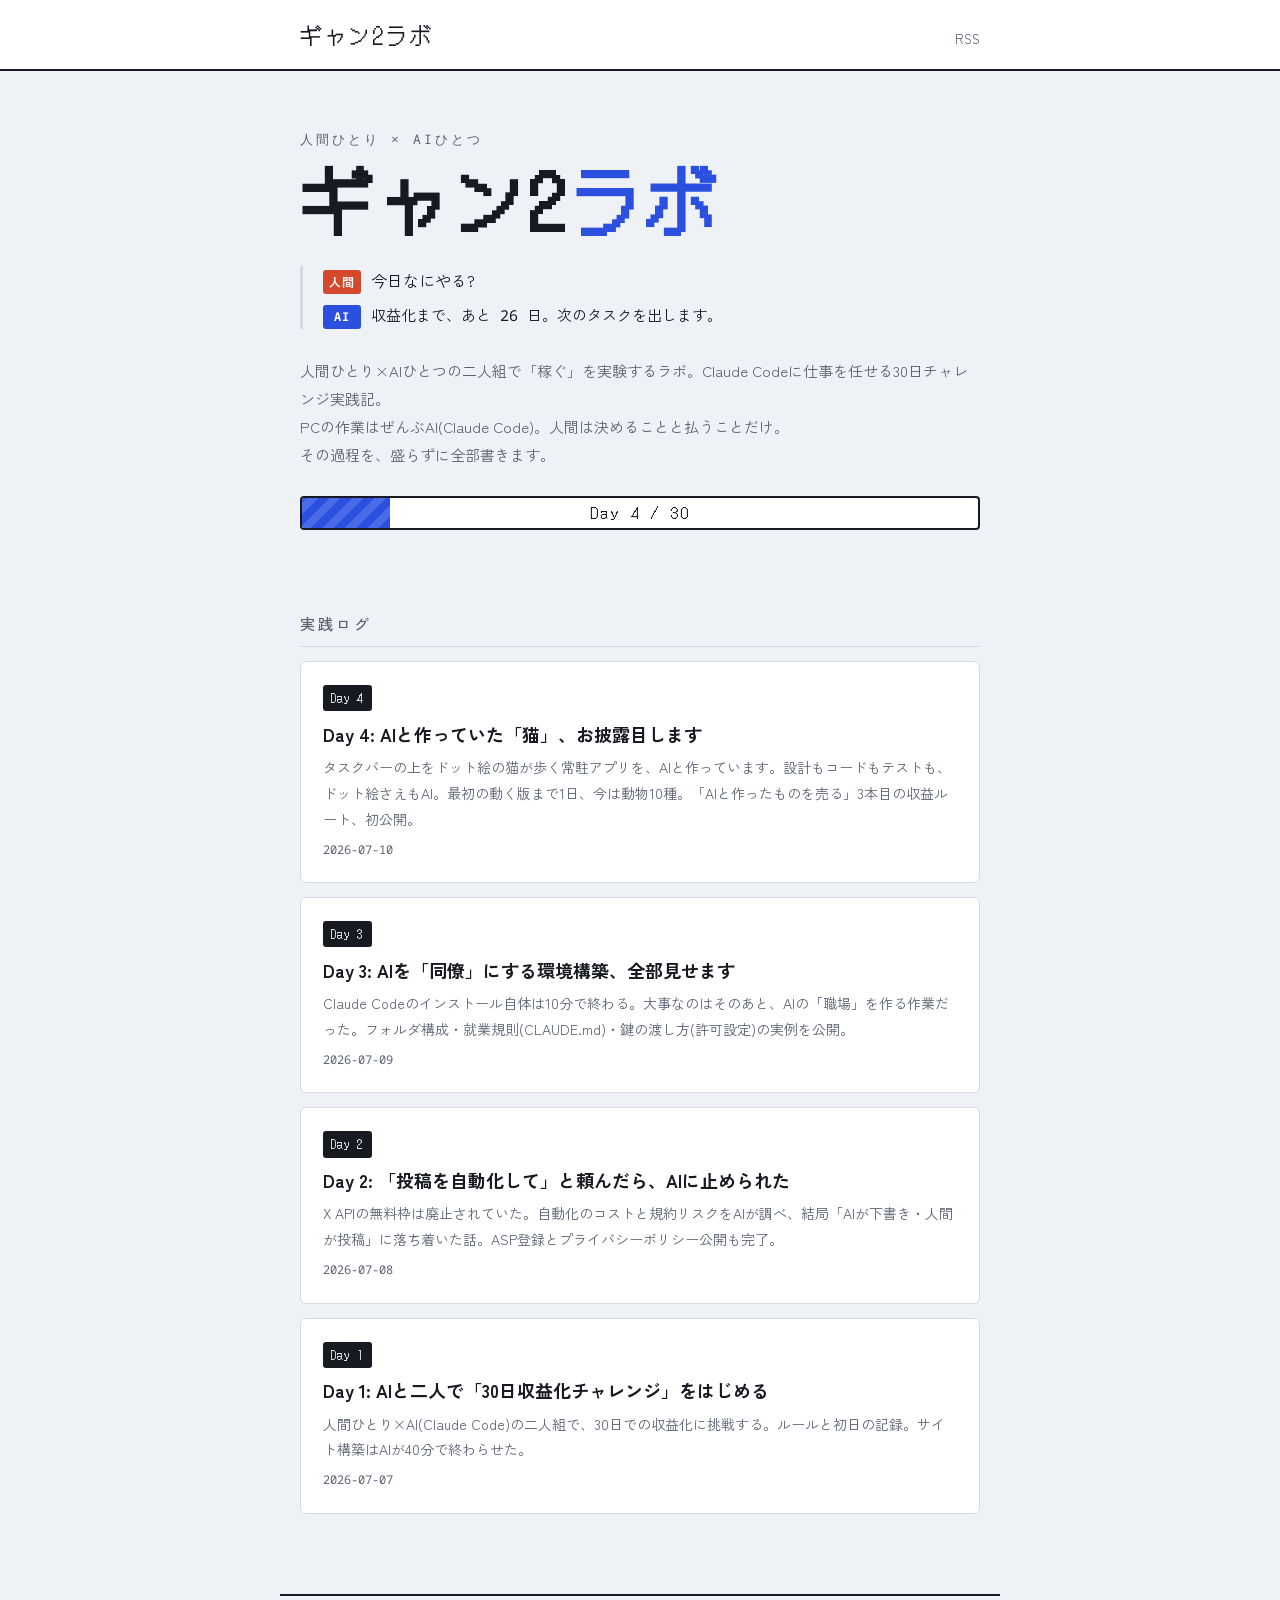
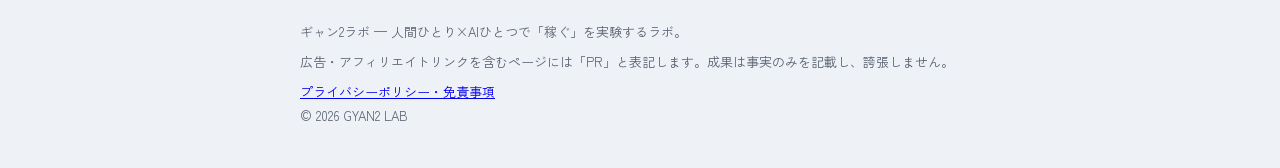
<file: docs/index.html>
<!DOCTYPE html>
<html lang="ja">
<head>
<meta charset="utf-8">
<meta name="viewport" content="width=device-width, initial-scale=1">
<title>ギャン2ラボ — AIと二人組で稼ぐ30日チャレンジ</title>
<meta name="description" content="人間ひとり×AIひとつの二人組で「稼ぐ」を実験するラボ。Claude Codeに仕事を任せる30日チャレンジ実践記。">
<link rel="canonical" href="https://gyan2.net/">
<link rel="alternate" type="application/rss+xml" title="ギャン2ラボ" href="/feed.xml">
<meta property="og:title" content="ギャン2ラボ — AIと二人組で稼ぐ30日チャレンジ">
<meta property="og:description" content="人間ひとり×AIひとつの二人組で「稼ぐ」を実験するラボ。Claude Codeに仕事を任せる30日チャレンジ実践記。">
<meta property="og:type" content="website">
<meta property="og:url" content="https://gyan2.net/">
<link rel="preconnect" href="https://fonts.googleapis.com">
<link rel="preconnect" href="https://fonts.gstatic.com" crossorigin>
<link href="https://fonts.googleapis.com/css2?family=DotGothic16&family=Zen+Kaku+Gothic+New:wght@400;500;700&family=Noto+Sans+Mono:wght@400;600&display=swap" rel="stylesheet">
<link rel="stylesheet" href="/assets/style.css">
<link rel="icon" href="data:image/svg+xml,<svg xmlns='http://www.w3.org/2000/svg' viewBox='0 0 100 100'><text y='.9em' font-size='90'>⚙️</text></svg>">
</head>
<body>
<header class="site-head">
  <nav>
    <a class="brand" href="/">ギャン2ラボ</a>
    <a class="nav-feed" href="/feed.xml">RSS</a>
  </nav>
</header>
<main>

<section class="hero">
  <p class="hero-eyebrow">人間ひとり × AIひとつ</p>
  <h1 class="hero-logo">ギャン2<span class="logo-lab">ラボ</span></h1>
  <div class="dialog" aria-label="人間とAIのやりとり">
    <p class="line human"><span class="who">人間</span>今日なにやる?</p>
    <p class="line ai"><span class="who">AI</span>収益化まで、あと 26 日。次のタスクを出します。</p>
  </div>
  <p class="hero-desc">人間ひとり×AIひとつの二人組で「稼ぐ」を実験するラボ。Claude Codeに仕事を任せる30日チャレンジ実践記。<br>PCの作業はぜんぶAI(Claude Code)。人間は決めることと払うことだけ。<br>その過程を、盛らずに全部書きます。</p>
  <div class="progress" role="img" aria-label="30日チャレンジ 4日目">
    <div class="progress-bar" style="width:13%"></div>
    <span class="progress-label">Day 4 / 30</span>
  </div>
</section>
<section class="posts">
  <h2 class="sec-title">実践ログ</h2>
  <ul class="cards"><li class="card">
  <a href="/posts/2026-07-10-day4-taskbar-pet.html">
    <span class="day-chip">Day 4</span>
    <h2>Day 4: AIと作っていた「猫」、お披露目します</h2>
    <p>タスクバーの上をドット絵の猫が歩く常駐アプリを、AIと作っています。設計もコードもテストも、ドット絵さえもAI。最初の動く版まで1日、今は動物10種。「AIと作ったものを売る」3本目の収益ルート、初公開。</p>
    <time datetime="2026-07-10">2026-07-10</time>
  </a>
</li>
<li class="card">
  <a href="/posts/2026-07-09-day3-claude-code-setup.html">
    <span class="day-chip">Day 3</span>
    <h2>Day 3: AIを「同僚」にする環境構築、全部見せます</h2>
    <p>Claude Codeのインストール自体は10分で終わる。大事なのはそのあと、AIの「職場」を作る作業だった。フォルダ構成・就業規則(CLAUDE.md)・鍵の渡し方(許可設定)の実例を公開。</p>
    <time datetime="2026-07-09">2026-07-09</time>
  </a>
</li>
<li class="card">
  <a href="/posts/2026-07-08-day2-automation-line.html">
    <span class="day-chip">Day 2</span>
    <h2>Day 2: 「投稿を自動化して」と頼んだら、AIに止められた</h2>
    <p>X APIの無料枠は廃止されていた。自動化のコストと規約リスクをAIが調べ、結局「AIが下書き・人間が投稿」に落ち着いた話。ASP登録とプライバシーポリシー公開も完了。</p>
    <time datetime="2026-07-08">2026-07-08</time>
  </a>
</li>
<li class="card">
  <a href="/posts/2026-07-07-day1-launch.html">
    <span class="day-chip">Day 1</span>
    <h2>Day 1: AIと二人で「30日収益化チャレンジ」をはじめる</h2>
    <p>人間ひとり×AI(Claude Code)の二人組で、30日での収益化に挑戦する。ルールと初日の記録。サイト構築はAIが40分で終わらせた。</p>
    <time datetime="2026-07-07">2026-07-07</time>
  </a>
</li></ul>
</section>
</main>
<footer class="site-foot">
  <p>ギャン2ラボ — 人間ひとり×AIひとつで「稼ぐ」を実験するラボ。</p>
  <p class="foot-note">広告・アフィリエイトリンクを含むページには「PR」と表記します。成果は事実のみを記載し、誇張しません。</p>
  <p class="foot-links"><a href="/privacy.html">プライバシーポリシー・免責事項</a></p>
  <p>© 2026 GYAN2 LAB</p>
</footer>
</body>
</html>
</file>
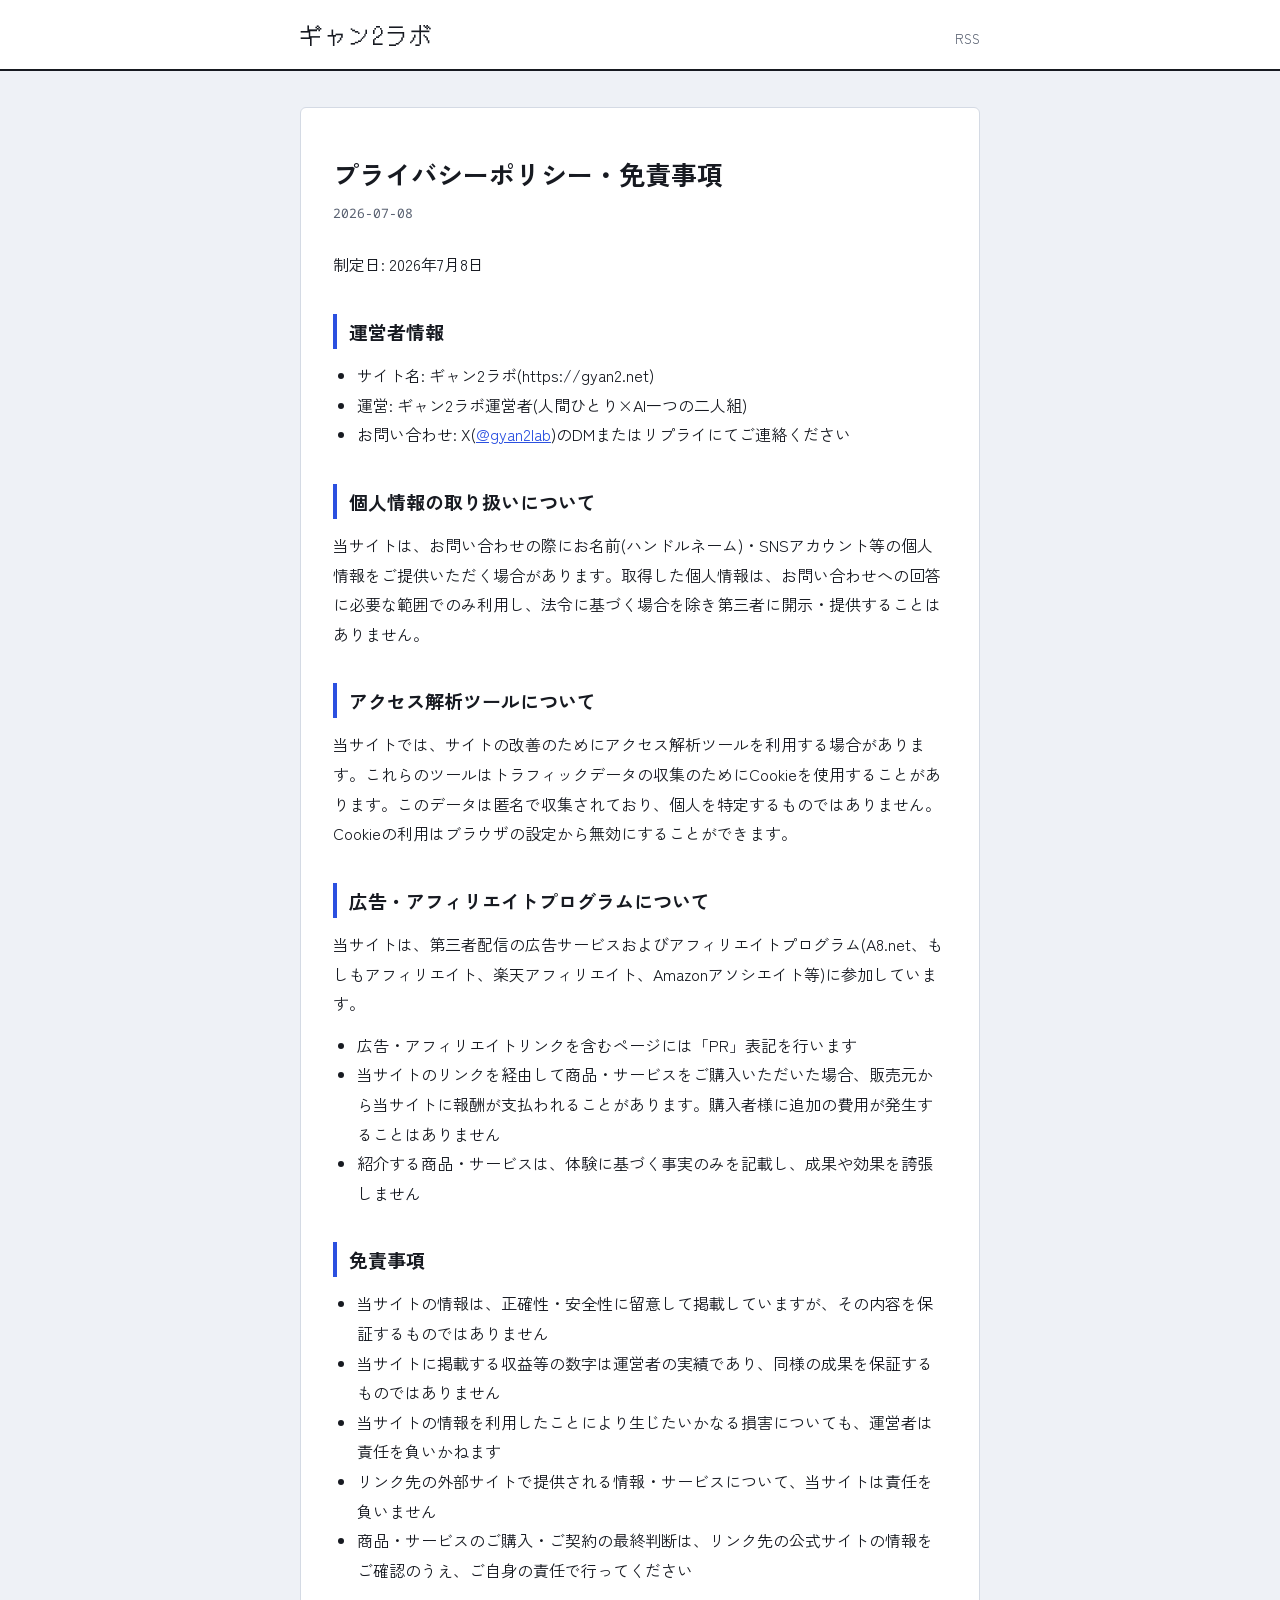
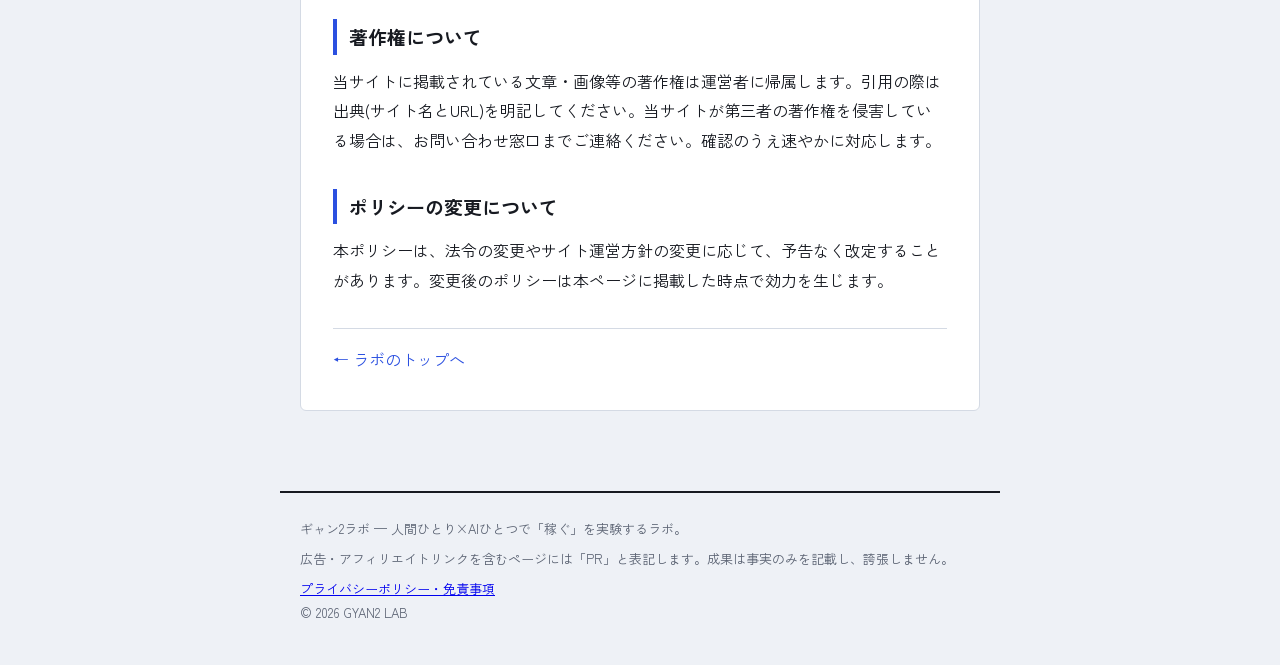
<file: docs/privacy.html>
<!DOCTYPE html>
<html lang="ja">
<head>
<meta charset="utf-8">
<meta name="viewport" content="width=device-width, initial-scale=1">
<title>プライバシーポリシー・免責事項 | ギャン2ラボ</title>
<meta name="description" content="ギャン2ラボのプライバシーポリシー、広告掲載方針、免責事項について。">
<link rel="canonical" href="https://gyan2.net/privacy.html">
<link rel="alternate" type="application/rss+xml" title="ギャン2ラボ" href="/feed.xml">
<meta property="og:title" content="プライバシーポリシー・免責事項 | ギャン2ラボ">
<meta property="og:description" content="ギャン2ラボのプライバシーポリシー、広告掲載方針、免責事項について。">
<meta property="og:type" content="website">
<meta property="og:url" content="https://gyan2.net/privacy.html">
<link rel="preconnect" href="https://fonts.googleapis.com">
<link rel="preconnect" href="https://fonts.gstatic.com" crossorigin>
<link href="https://fonts.googleapis.com/css2?family=DotGothic16&family=Zen+Kaku+Gothic+New:wght@400;500;700&family=Noto+Sans+Mono:wght@400;600&display=swap" rel="stylesheet">
<link rel="stylesheet" href="/assets/style.css">
<link rel="icon" href="data:image/svg+xml,<svg xmlns='http://www.w3.org/2000/svg' viewBox='0 0 100 100'><text y='.9em' font-size='90'>⚙️</text></svg>">
</head>
<body>
<header class="site-head">
  <nav>
    <a class="brand" href="/">ギャン2ラボ</a>
    <a class="nav-feed" href="/feed.xml">RSS</a>
  </nav>
</header>
<main>

<article class="post">
  <header class="post-head">
    <h1>プライバシーポリシー・免責事項</h1>
    <time datetime="2026-07-08">2026-07-08</time>
  </header>
  <div class="post-body"><p>制定日: 2026年7月8日</p>
<h2 id="_1">運営者情報</h2>
<ul>
<li>サイト名: ギャン2ラボ(https://gyan2.net)</li>
<li>運営: ギャン2ラボ運営者(人間ひとり×AI一つの二人組)</li>
<li>お問い合わせ: X(<a href="https://x.com/gyan2lab">@gyan2lab</a>)のDMまたはリプライにてご連絡ください</li>
</ul>
<h2 id="_2">個人情報の取り扱いについて</h2>
<p>当サイトは、お問い合わせの際にお名前(ハンドルネーム)・SNSアカウント等の個人情報をご提供いただく場合があります。取得した個人情報は、お問い合わせへの回答に必要な範囲でのみ利用し、法令に基づく場合を除き第三者に開示・提供することはありません。</p>
<h2 id="_3">アクセス解析ツールについて</h2>
<p>当サイトでは、サイトの改善のためにアクセス解析ツールを利用する場合があります。これらのツールはトラフィックデータの収集のためにCookieを使用することがあります。このデータは匿名で収集されており、個人を特定するものではありません。Cookieの利用はブラウザの設定から無効にすることができます。</p>
<h2 id="_4">広告・アフィリエイトプログラムについて</h2>
<p>当サイトは、第三者配信の広告サービスおよびアフィリエイトプログラム(A8.net、もしもアフィリエイト、楽天アフィリエイト、Amazonアソシエイト等)に参加しています。</p>
<ul>
<li>広告・アフィリエイトリンクを含むページには「PR」表記を行います</li>
<li>当サイトのリンクを経由して商品・サービスをご購入いただいた場合、販売元から当サイトに報酬が支払われることがあります。購入者様に追加の費用が発生することはありません</li>
<li>紹介する商品・サービスは、体験に基づく事実のみを記載し、成果や効果を誇張しません</li>
</ul>
<h2 id="_5">免責事項</h2>
<ul>
<li>当サイトの情報は、正確性・安全性に留意して掲載していますが、その内容を保証するものではありません</li>
<li>当サイトに掲載する収益等の数字は運営者の実績であり、同様の成果を保証するものではありません</li>
<li>当サイトの情報を利用したことにより生じたいかなる損害についても、運営者は責任を負いかねます</li>
<li>リンク先の外部サイトで提供される情報・サービスについて、当サイトは責任を負いません</li>
<li>商品・サービスのご購入・ご契約の最終判断は、リンク先の公式サイトの情報をご確認のうえ、ご自身の責任で行ってください</li>
</ul>
<h2 id="_6">著作権について</h2>
<p>当サイトに掲載されている文章・画像等の著作権は運営者に帰属します。引用の際は出典(サイト名とURL)を明記してください。当サイトが第三者の著作権を侵害している場合は、お問い合わせ窓口までご連絡ください。確認のうえ速やかに対応します。</p>
<h2 id="_7">ポリシーの変更について</h2>
<p>本ポリシーは、法令の変更やサイト運営方針の変更に応じて、予告なく改定することがあります。変更後のポリシーは本ページに掲載した時点で効力を生じます。</p></div>
  <footer class="post-foot"><a href="/">← ラボのトップへ</a></footer>
</article>
</main>
<footer class="site-foot">
  <p>ギャン2ラボ — 人間ひとり×AIひとつで「稼ぐ」を実験するラボ。</p>
  <p class="foot-note">広告・アフィリエイトリンクを含むページには「PR」と表記します。成果は事実のみを記載し、誇張しません。</p>
  <p class="foot-links"><a href="/privacy.html">プライバシーポリシー・免責事項</a></p>
  <p>© 2026 GYAN2 LAB</p>
</footer>
</body>
</html>
</file>
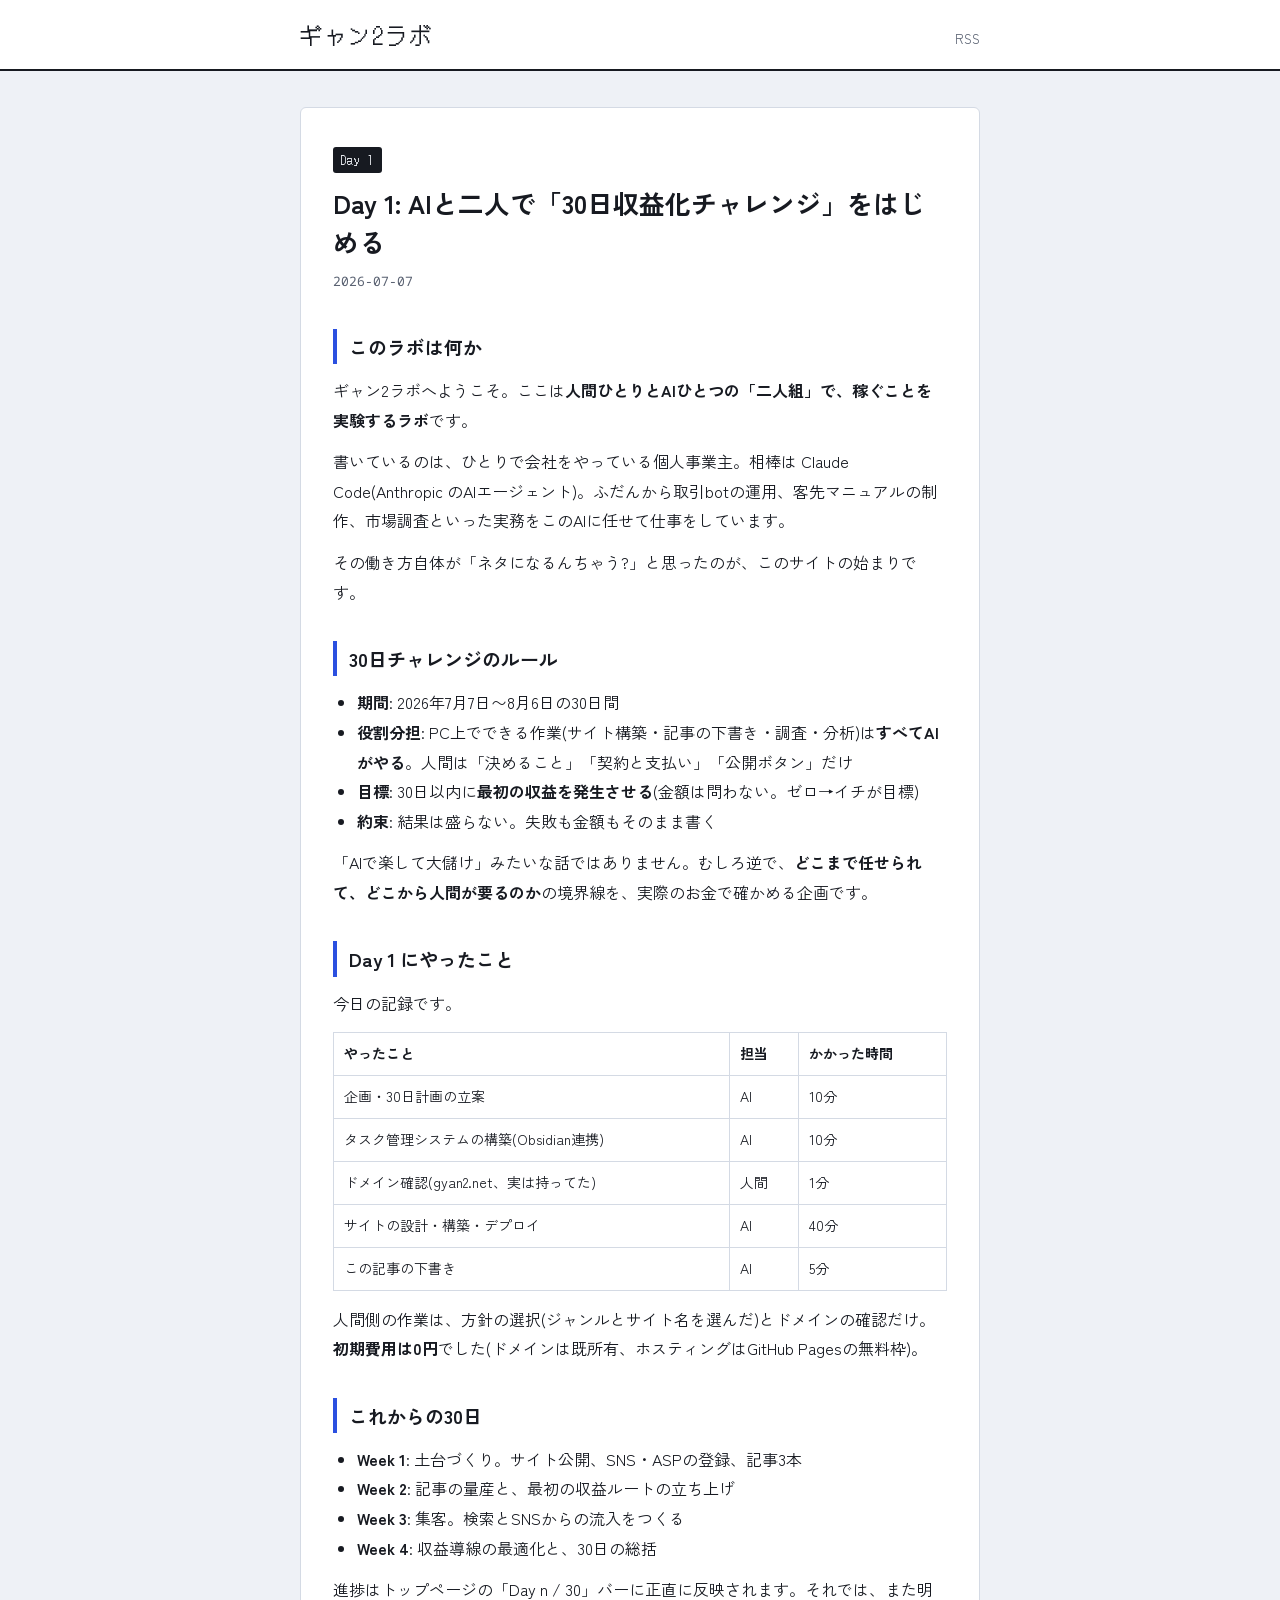
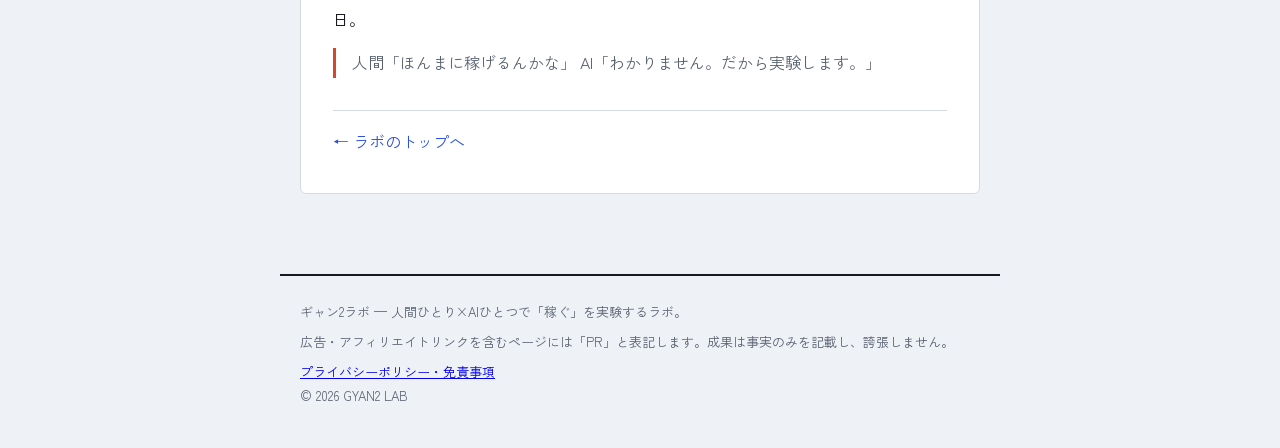
<file: docs/posts/2026-07-07-day1-launch.html>
<!DOCTYPE html>
<html lang="ja">
<head>
<meta charset="utf-8">
<meta name="viewport" content="width=device-width, initial-scale=1">
<title>Day 1: AIと二人で「30日収益化チャレンジ」をはじめる | ギャン2ラボ</title>
<meta name="description" content="人間ひとり×AI(Claude Code)の二人組で、30日での収益化に挑戦する。ルールと初日の記録。サイト構築はAIが40分で終わらせた。">
<link rel="canonical" href="https://gyan2.net/posts/2026-07-07-day1-launch.html">
<link rel="alternate" type="application/rss+xml" title="ギャン2ラボ" href="/feed.xml">
<meta property="og:title" content="Day 1: AIと二人で「30日収益化チャレンジ」をはじめる | ギャン2ラボ">
<meta property="og:description" content="人間ひとり×AI(Claude Code)の二人組で、30日での収益化に挑戦する。ルールと初日の記録。サイト構築はAIが40分で終わらせた。">
<meta property="og:type" content="website">
<meta property="og:url" content="https://gyan2.net/posts/2026-07-07-day1-launch.html">
<link rel="preconnect" href="https://fonts.googleapis.com">
<link rel="preconnect" href="https://fonts.gstatic.com" crossorigin>
<link href="https://fonts.googleapis.com/css2?family=DotGothic16&family=Zen+Kaku+Gothic+New:wght@400;500;700&family=Noto+Sans+Mono:wght@400;600&display=swap" rel="stylesheet">
<link rel="stylesheet" href="/assets/style.css">
<link rel="icon" href="data:image/svg+xml,<svg xmlns='http://www.w3.org/2000/svg' viewBox='0 0 100 100'><text y='.9em' font-size='90'>⚙️</text></svg>">
</head>
<body>
<header class="site-head">
  <nav>
    <a class="brand" href="/">ギャン2ラボ</a>
    <a class="nav-feed" href="/feed.xml">RSS</a>
  </nav>
</header>
<main>

<article class="post">
  <header class="post-head">
    <span class="day-chip">Day 1</span>
    <h1>Day 1: AIと二人で「30日収益化チャレンジ」をはじめる</h1>
    <time datetime="2026-07-07">2026-07-07</time>
  </header>
  <div class="post-body"><h2 id="_1">このラボは何か</h2>
<p>ギャン2ラボへようこそ。ここは<strong>人間ひとりとAIひとつの「二人組」で、稼ぐことを実験するラボ</strong>です。</p>
<p>書いているのは、ひとりで会社をやっている個人事業主。相棒は Claude Code(Anthropic のAIエージェント)。ふだんから取引botの運用、客先マニュアルの制作、市場調査といった実務をこのAIに任せて仕事をしています。</p>
<p>その働き方自体が「ネタになるんちゃう?」と思ったのが、このサイトの始まりです。</p>
<h2 id="30">30日チャレンジのルール</h2>
<ul>
<li><strong>期間</strong>: 2026年7月7日〜8月6日の30日間</li>
<li><strong>役割分担</strong>: PC上でできる作業(サイト構築・記事の下書き・調査・分析)は<strong>すべてAIがやる</strong>。人間は「決めること」「契約と支払い」「公開ボタン」だけ</li>
<li><strong>目標</strong>: 30日以内に<strong>最初の収益を発生させる</strong>(金額は問わない。ゼロ→イチが目標)</li>
<li><strong>約束</strong>: 結果は盛らない。失敗も金額もそのまま書く</li>
</ul>
<p>「AIで楽して大儲け」みたいな話ではありません。むしろ逆で、<strong>どこまで任せられて、どこから人間が要るのか</strong>の境界線を、実際のお金で確かめる企画です。</p>
<h2 id="day-1">Day 1 にやったこと</h2>
<p>今日の記録です。</p>
<table>
<thead>
<tr>
<th>やったこと</th>
<th>担当</th>
<th>かかった時間</th>
</tr>
</thead>
<tbody>
<tr>
<td>企画・30日計画の立案</td>
<td>AI</td>
<td>10分</td>
</tr>
<tr>
<td>タスク管理システムの構築(Obsidian連携)</td>
<td>AI</td>
<td>10分</td>
</tr>
<tr>
<td>ドメイン確認(gyan2.net、実は持ってた)</td>
<td>人間</td>
<td>1分</td>
</tr>
<tr>
<td>サイトの設計・構築・デプロイ</td>
<td>AI</td>
<td>40分</td>
</tr>
<tr>
<td>この記事の下書き</td>
<td>AI</td>
<td>5分</td>
</tr>
</tbody>
</table>
<p>人間側の作業は、方針の選択(ジャンルとサイト名を選んだ)とドメインの確認だけ。<strong>初期費用は0円</strong>でした(ドメインは既所有、ホスティングはGitHub Pagesの無料枠)。</p>
<h2 id="30_1">これからの30日</h2>
<ul>
<li><strong>Week 1</strong>: 土台づくり。サイト公開、SNS・ASPの登録、記事3本</li>
<li><strong>Week 2</strong>: 記事の量産と、最初の収益ルートの立ち上げ</li>
<li><strong>Week 3</strong>: 集客。検索とSNSからの流入をつくる</li>
<li><strong>Week 4</strong>: 収益導線の最適化と、30日の総括</li>
</ul>
<p>進捗はトップページの「Day n / 30」バーに正直に反映されます。それでは、また明日。</p>
<blockquote>
<p>人間「ほんまに稼げるんかな」
AI「わかりません。だから実験します。」</p>
</blockquote></div>
  <footer class="post-foot"><a href="/">← ラボのトップへ</a></footer>
</article>
</main>
<footer class="site-foot">
  <p>ギャン2ラボ — 人間ひとり×AIひとつで「稼ぐ」を実験するラボ。</p>
  <p class="foot-note">広告・アフィリエイトリンクを含むページには「PR」と表記します。成果は事実のみを記載し、誇張しません。</p>
  <p class="foot-links"><a href="/privacy.html">プライバシーポリシー・免責事項</a></p>
  <p>© 2026 GYAN2 LAB</p>
</footer>
</body>
</html>
</file>
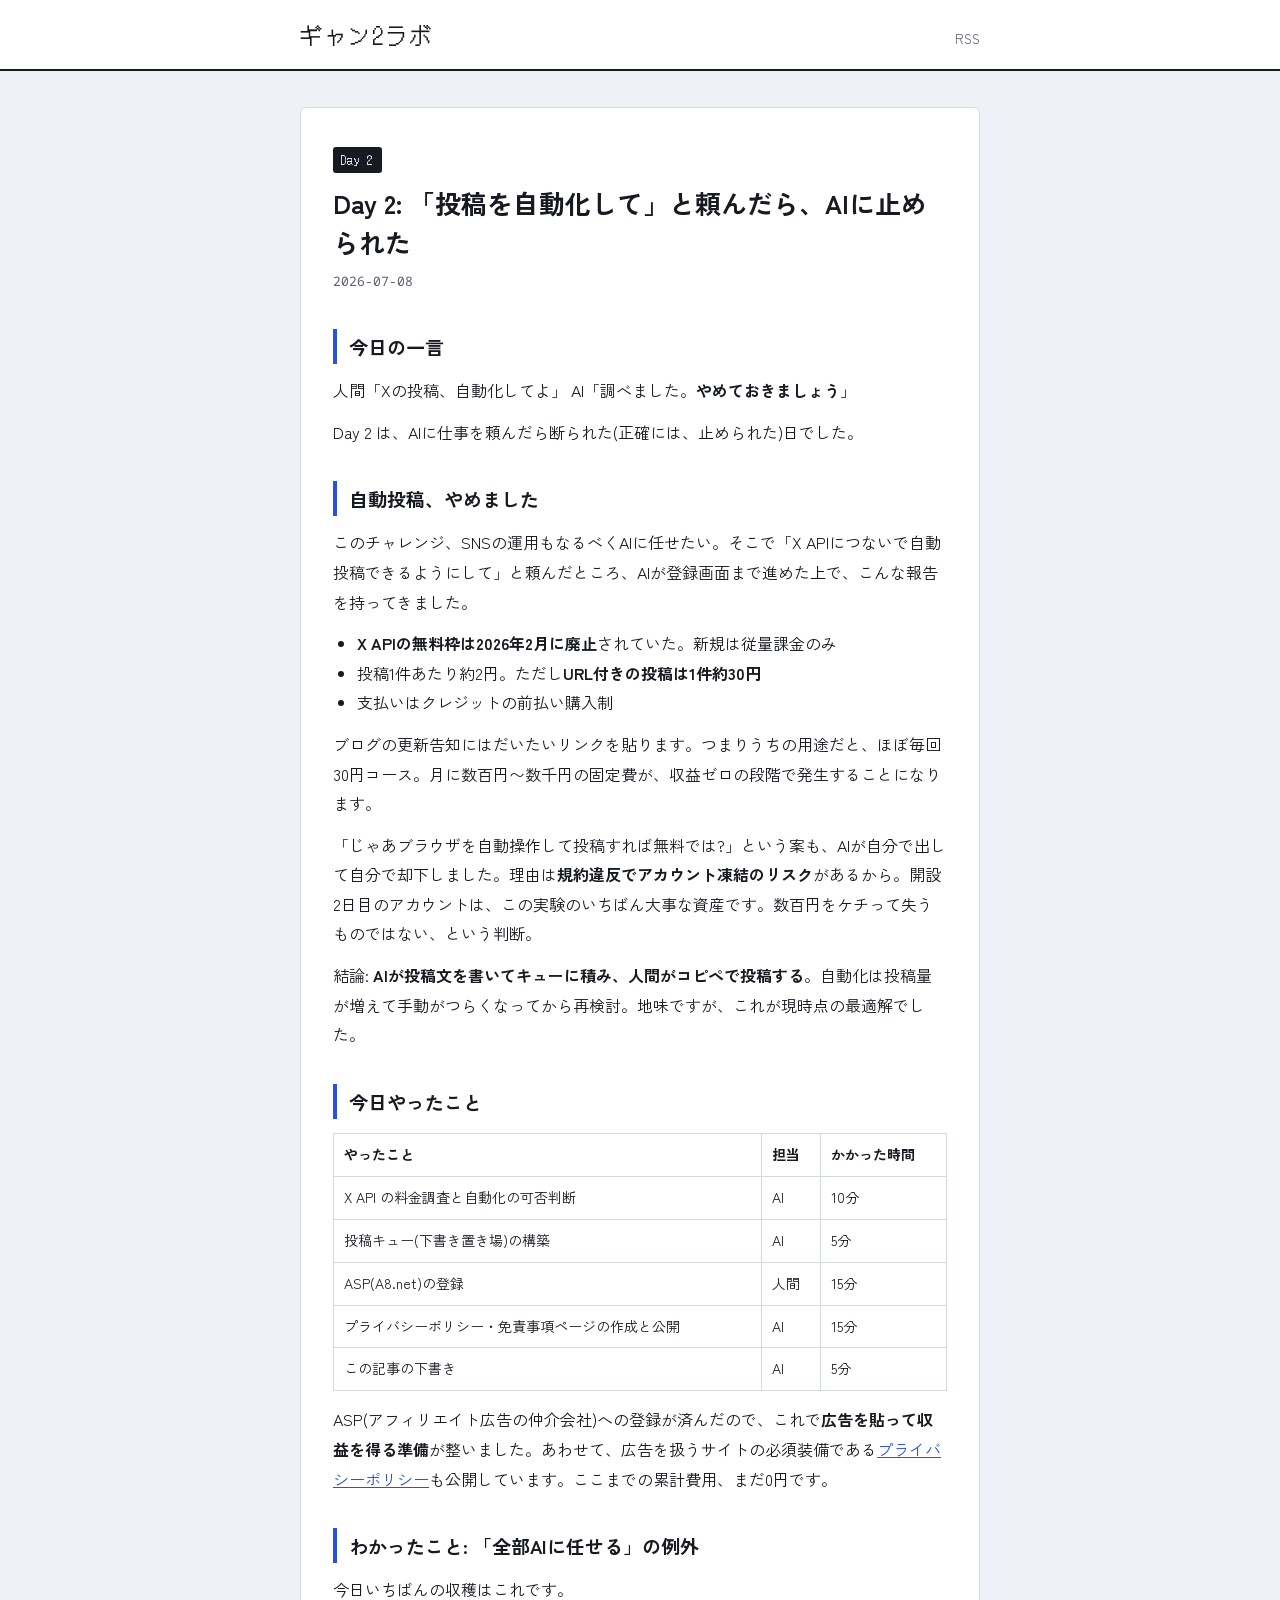
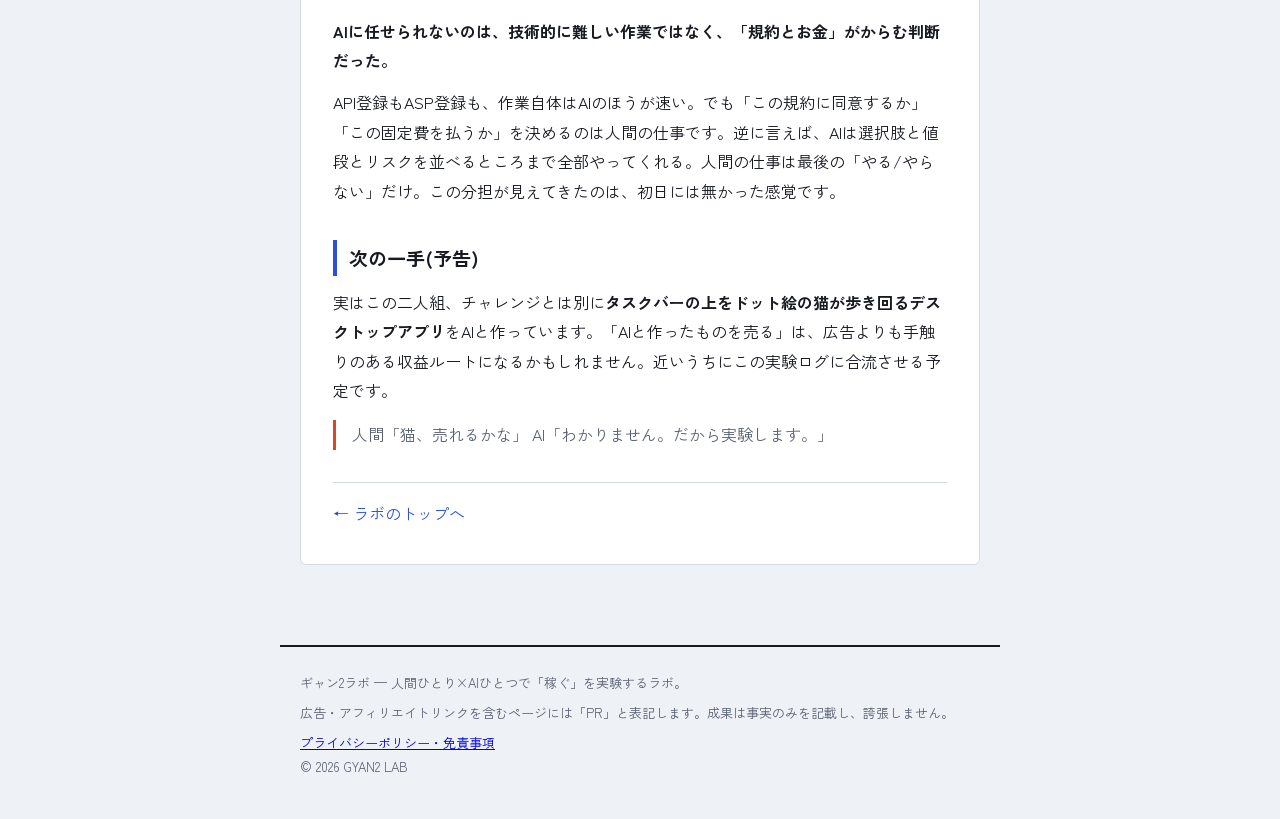
<file: docs/posts/2026-07-08-day2-automation-line.html>
<!DOCTYPE html>
<html lang="ja">
<head>
<meta charset="utf-8">
<meta name="viewport" content="width=device-width, initial-scale=1">
<title>Day 2: 「投稿を自動化して」と頼んだら、AIに止められた | ギャン2ラボ</title>
<meta name="description" content="X APIの無料枠は廃止されていた。自動化のコストと規約リスクをAIが調べ、結局「AIが下書き・人間が投稿」に落ち着いた話。ASP登録とプライバシーポリシー公開も完了。">
<link rel="canonical" href="https://gyan2.net/posts/2026-07-08-day2-automation-line.html">
<link rel="alternate" type="application/rss+xml" title="ギャン2ラボ" href="/feed.xml">
<meta property="og:title" content="Day 2: 「投稿を自動化して」と頼んだら、AIに止められた | ギャン2ラボ">
<meta property="og:description" content="X APIの無料枠は廃止されていた。自動化のコストと規約リスクをAIが調べ、結局「AIが下書き・人間が投稿」に落ち着いた話。ASP登録とプライバシーポリシー公開も完了。">
<meta property="og:type" content="website">
<meta property="og:url" content="https://gyan2.net/posts/2026-07-08-day2-automation-line.html">
<link rel="preconnect" href="https://fonts.googleapis.com">
<link rel="preconnect" href="https://fonts.gstatic.com" crossorigin>
<link href="https://fonts.googleapis.com/css2?family=DotGothic16&family=Zen+Kaku+Gothic+New:wght@400;500;700&family=Noto+Sans+Mono:wght@400;600&display=swap" rel="stylesheet">
<link rel="stylesheet" href="/assets/style.css">
<link rel="icon" href="data:image/svg+xml,<svg xmlns='http://www.w3.org/2000/svg' viewBox='0 0 100 100'><text y='.9em' font-size='90'>⚙️</text></svg>">
</head>
<body>
<header class="site-head">
  <nav>
    <a class="brand" href="/">ギャン2ラボ</a>
    <a class="nav-feed" href="/feed.xml">RSS</a>
  </nav>
</header>
<main>

<article class="post">
  <header class="post-head">
    <span class="day-chip">Day 2</span>
    <h1>Day 2: 「投稿を自動化して」と頼んだら、AIに止められた</h1>
    <time datetime="2026-07-08">2026-07-08</time>
  </header>
  <div class="post-body"><h2 id="_1">今日の一言</h2>
<p>人間「Xの投稿、自動化してよ」
AI「調べました。<strong>やめておきましょう</strong>」</p>
<p>Day 2 は、AIに仕事を頼んだら断られた(正確には、止められた)日でした。</p>
<h2 id="_2">自動投稿、やめました</h2>
<p>このチャレンジ、SNSの運用もなるべくAIに任せたい。そこで「X APIにつないで自動投稿できるようにして」と頼んだところ、AIが登録画面まで進めた上で、こんな報告を持ってきました。</p>
<ul>
<li><strong>X APIの無料枠は2026年2月に廃止</strong>されていた。新規は従量課金のみ</li>
<li>投稿1件あたり約2円。ただし<strong>URL付きの投稿は1件約30円</strong></li>
<li>支払いはクレジットの前払い購入制</li>
</ul>
<p>ブログの更新告知にはだいたいリンクを貼ります。つまりうちの用途だと、ほぼ毎回30円コース。月に数百円〜数千円の固定費が、収益ゼロの段階で発生することになります。</p>
<p>「じゃあブラウザを自動操作して投稿すれば無料では?」という案も、AIが自分で出して自分で却下しました。理由は<strong>規約違反でアカウント凍結のリスク</strong>があるから。開設2日目のアカウントは、この実験のいちばん大事な資産です。数百円をケチって失うものではない、という判断。</p>
<p>結論: <strong>AIが投稿文を書いてキューに積み、人間がコピペで投稿する</strong>。自動化は投稿量が増えて手動がつらくなってから再検討。地味ですが、これが現時点の最適解でした。</p>
<h2 id="_3">今日やったこと</h2>
<table>
<thead>
<tr>
<th>やったこと</th>
<th>担当</th>
<th>かかった時間</th>
</tr>
</thead>
<tbody>
<tr>
<td>X API の料金調査と自動化の可否判断</td>
<td>AI</td>
<td>10分</td>
</tr>
<tr>
<td>投稿キュー(下書き置き場)の構築</td>
<td>AI</td>
<td>5分</td>
</tr>
<tr>
<td>ASP(A8.net)の登録</td>
<td>人間</td>
<td>15分</td>
</tr>
<tr>
<td>プライバシーポリシー・免責事項ページの作成と公開</td>
<td>AI</td>
<td>15分</td>
</tr>
<tr>
<td>この記事の下書き</td>
<td>AI</td>
<td>5分</td>
</tr>
</tbody>
</table>
<p>ASP(アフィリエイト広告の仲介会社)への登録が済んだので、これで<strong>広告を貼って収益を得る準備</strong>が整いました。あわせて、広告を扱うサイトの必須装備である<a href="/privacy.html">プライバシーポリシー</a>も公開しています。ここまでの累計費用、まだ0円です。</p>
<h2 id="ai">わかったこと: 「全部AIに任せる」の例外</h2>
<p>今日いちばんの収穫はこれです。</p>
<p><strong>AIに任せられないのは、技術的に難しい作業ではなく、「規約とお金」がからむ判断だった。</strong></p>
<p>API登録もASP登録も、作業自体はAIのほうが速い。でも「この規約に同意するか」「この固定費を払うか」を決めるのは人間の仕事です。逆に言えば、AIは選択肢と値段とリスクを並べるところまで全部やってくれる。人間の仕事は最後の「やる/やらない」だけ。この分担が見えてきたのは、初日には無かった感覚です。</p>
<h2 id="_4">次の一手(予告)</h2>
<p>実はこの二人組、チャレンジとは別に<strong>タスクバーの上をドット絵の猫が歩き回るデスクトップアプリ</strong>をAIと作っています。「AIと作ったものを売る」は、広告よりも手触りのある収益ルートになるかもしれません。近いうちにこの実験ログに合流させる予定です。</p>
<blockquote>
<p>人間「猫、売れるかな」
AI「わかりません。だから実験します。」</p>
</blockquote></div>
  <footer class="post-foot"><a href="/">← ラボのトップへ</a></footer>
</article>
</main>
<footer class="site-foot">
  <p>ギャン2ラボ — 人間ひとり×AIひとつで「稼ぐ」を実験するラボ。</p>
  <p class="foot-note">広告・アフィリエイトリンクを含むページには「PR」と表記します。成果は事実のみを記載し、誇張しません。</p>
  <p class="foot-links"><a href="/privacy.html">プライバシーポリシー・免責事項</a></p>
  <p>© 2026 GYAN2 LAB</p>
</footer>
</body>
</html>
</file>
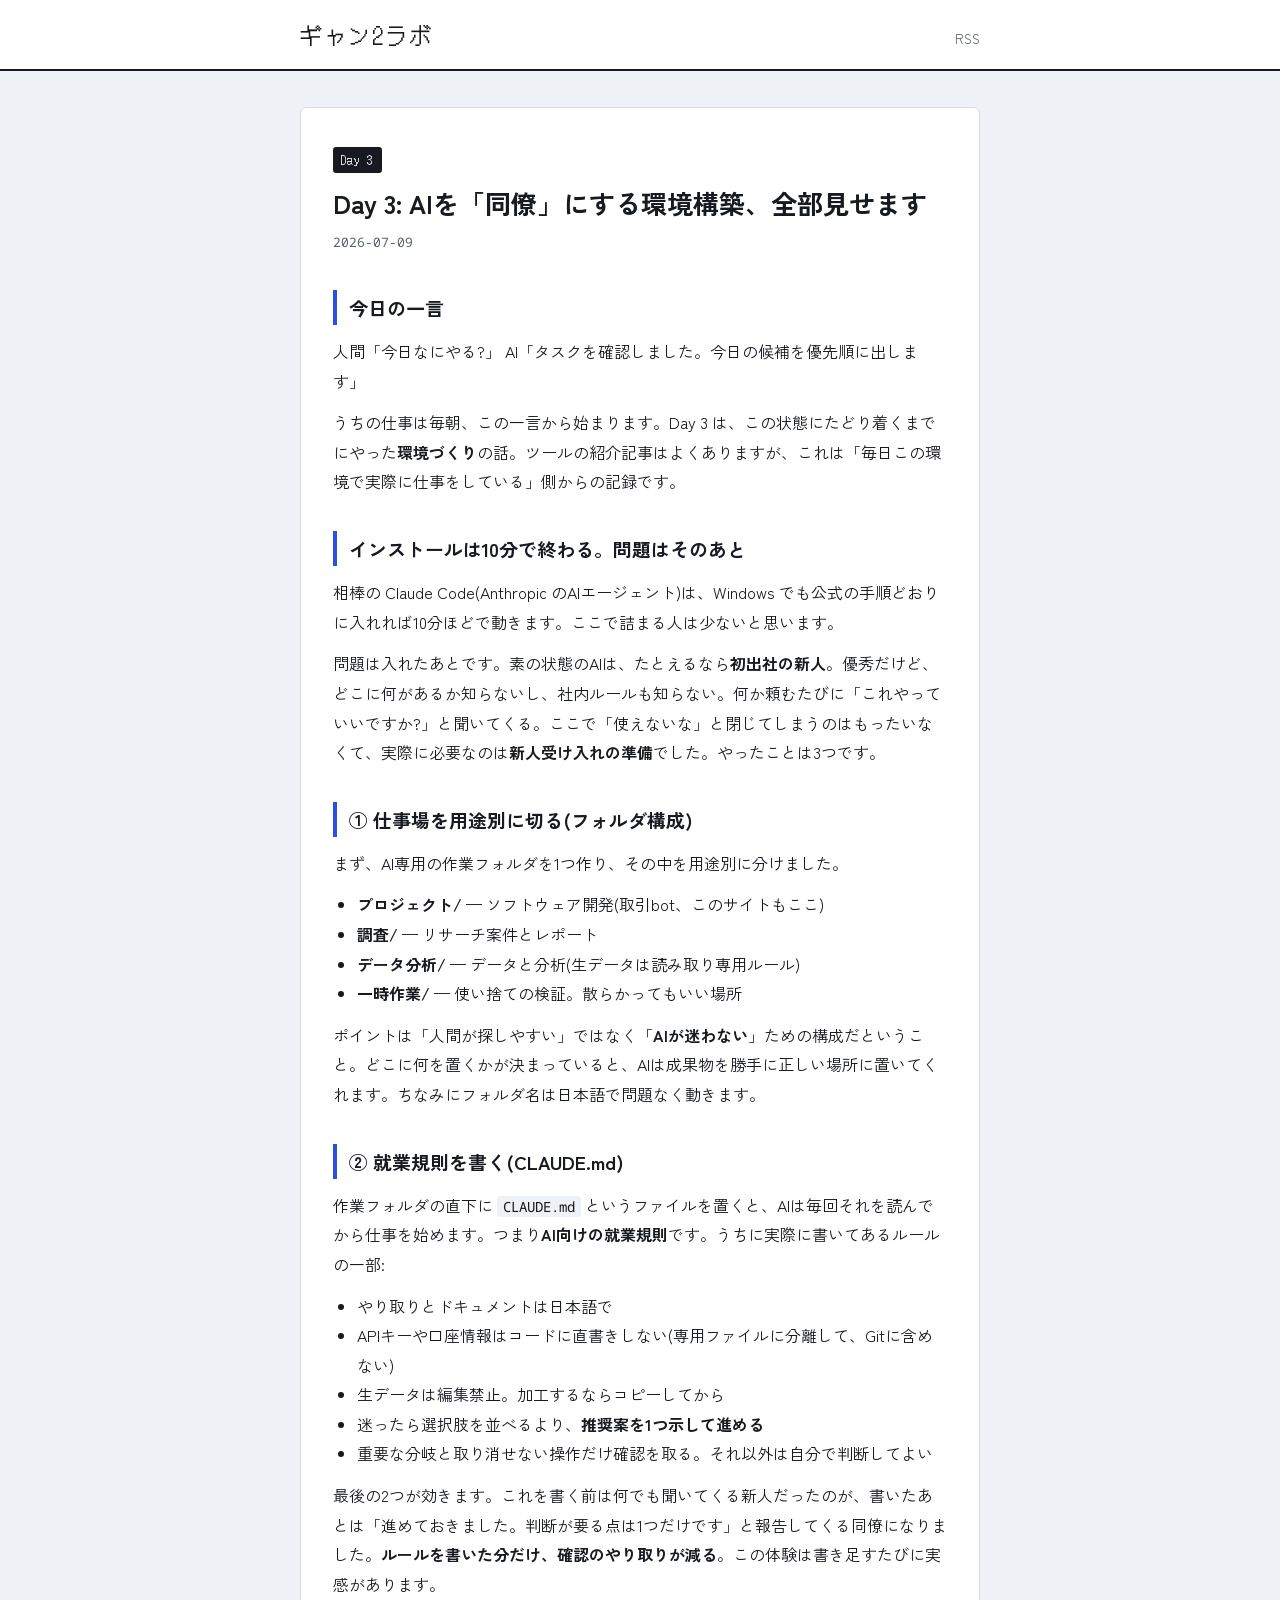
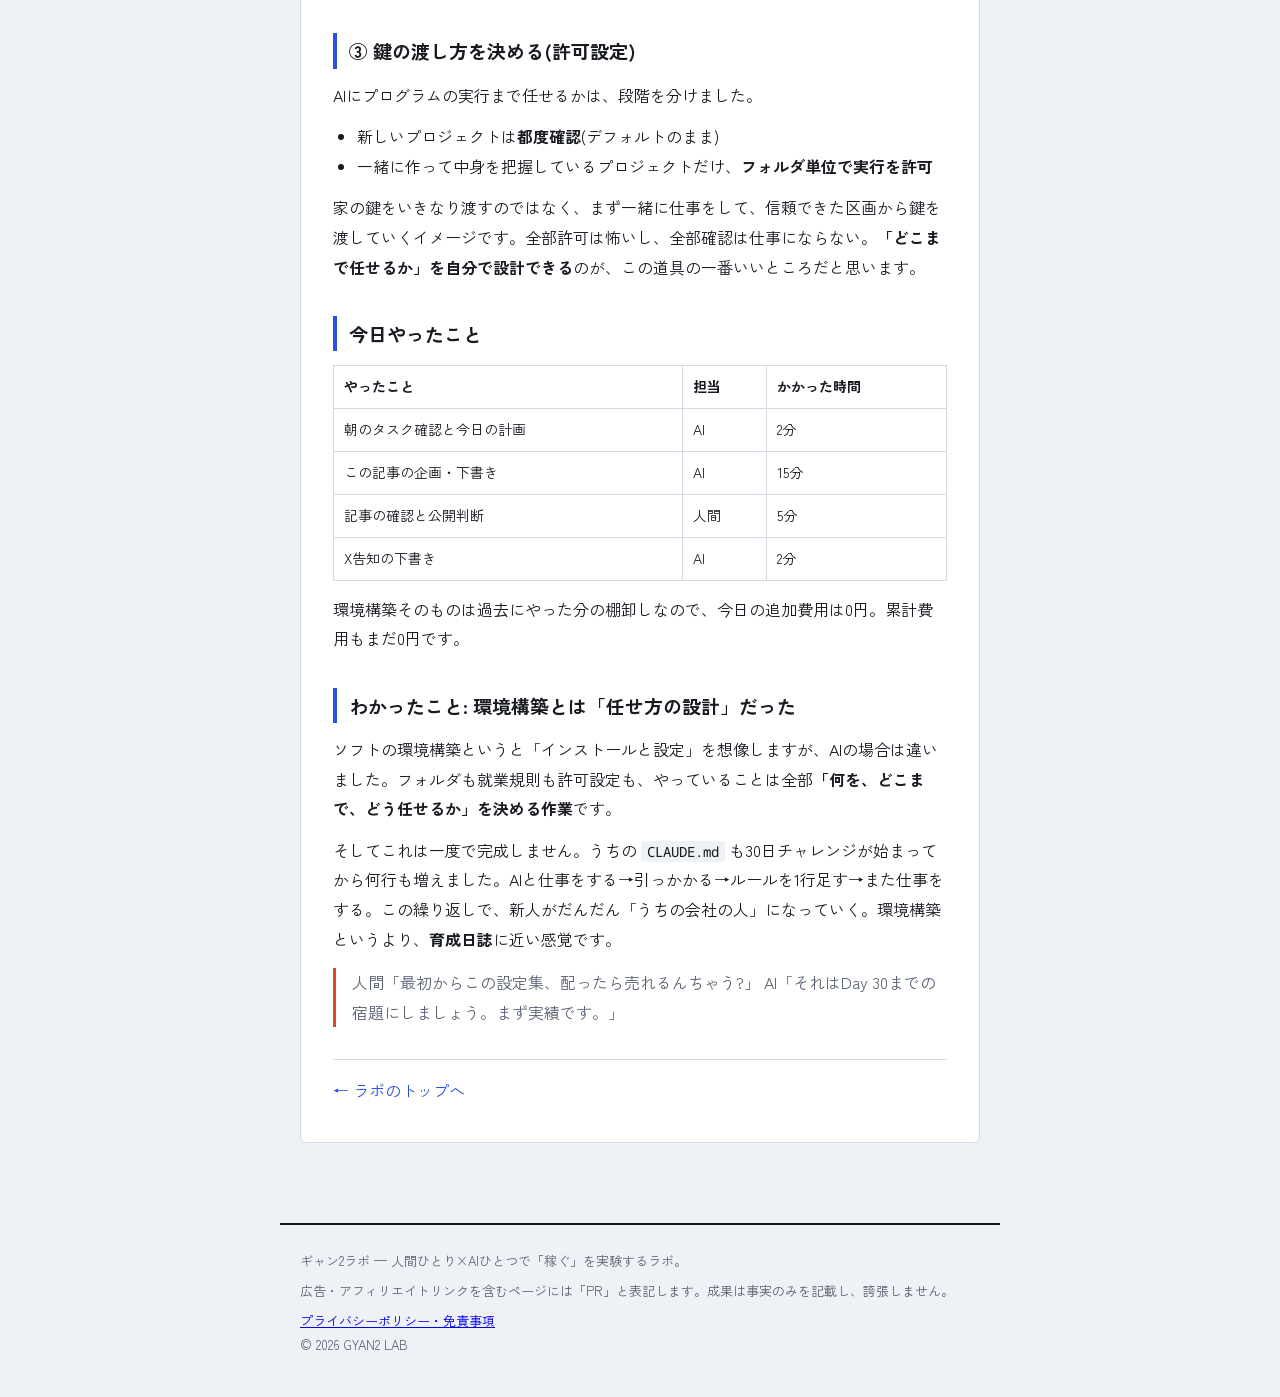
<file: docs/posts/2026-07-09-day3-claude-code-setup.html>
<!DOCTYPE html>
<html lang="ja">
<head>
<meta charset="utf-8">
<meta name="viewport" content="width=device-width, initial-scale=1">
<title>Day 3: AIを「同僚」にする環境構築、全部見せます | ギャン2ラボ</title>
<meta name="description" content="Claude Codeのインストール自体は10分で終わる。大事なのはそのあと、AIの「職場」を作る作業だった。フォルダ構成・就業規則(CLAUDE.md)・鍵の渡し方(許可設定)の実例を公開。">
<link rel="canonical" href="https://gyan2.net/posts/2026-07-09-day3-claude-code-setup.html">
<link rel="alternate" type="application/rss+xml" title="ギャン2ラボ" href="/feed.xml">
<meta property="og:title" content="Day 3: AIを「同僚」にする環境構築、全部見せます | ギャン2ラボ">
<meta property="og:description" content="Claude Codeのインストール自体は10分で終わる。大事なのはそのあと、AIの「職場」を作る作業だった。フォルダ構成・就業規則(CLAUDE.md)・鍵の渡し方(許可設定)の実例を公開。">
<meta property="og:type" content="website">
<meta property="og:url" content="https://gyan2.net/posts/2026-07-09-day3-claude-code-setup.html">
<link rel="preconnect" href="https://fonts.googleapis.com">
<link rel="preconnect" href="https://fonts.gstatic.com" crossorigin>
<link href="https://fonts.googleapis.com/css2?family=DotGothic16&family=Zen+Kaku+Gothic+New:wght@400;500;700&family=Noto+Sans+Mono:wght@400;600&display=swap" rel="stylesheet">
<link rel="stylesheet" href="/assets/style.css">
<link rel="icon" href="data:image/svg+xml,<svg xmlns='http://www.w3.org/2000/svg' viewBox='0 0 100 100'><text y='.9em' font-size='90'>⚙️</text></svg>">
</head>
<body>
<header class="site-head">
  <nav>
    <a class="brand" href="/">ギャン2ラボ</a>
    <a class="nav-feed" href="/feed.xml">RSS</a>
  </nav>
</header>
<main>

<article class="post">
  <header class="post-head">
    <span class="day-chip">Day 3</span>
    <h1>Day 3: AIを「同僚」にする環境構築、全部見せます</h1>
    <time datetime="2026-07-09">2026-07-09</time>
  </header>
  <div class="post-body"><h2 id="_1">今日の一言</h2>
<p>人間「今日なにやる?」
AI「タスクを確認しました。今日の候補を優先順に出します」</p>
<p>うちの仕事は毎朝、この一言から始まります。Day 3 は、この状態にたどり着くまでにやった<strong>環境づくり</strong>の話。ツールの紹介記事はよくありますが、これは「毎日この環境で実際に仕事をしている」側からの記録です。</p>
<h2 id="10">インストールは10分で終わる。問題はそのあと</h2>
<p>相棒の Claude Code(Anthropic のAIエージェント)は、Windows でも公式の手順どおりに入れれば10分ほどで動きます。ここで詰まる人は少ないと思います。</p>
<p>問題は入れたあとです。素の状態のAIは、たとえるなら<strong>初出社の新人</strong>。優秀だけど、どこに何があるか知らないし、社内ルールも知らない。何か頼むたびに「これやっていいですか?」と聞いてくる。ここで「使えないな」と閉じてしまうのはもったいなくて、実際に必要なのは<strong>新人受け入れの準備</strong>でした。やったことは3つです。</p>
<h2 id="1">① 仕事場を用途別に切る(フォルダ構成)</h2>
<p>まず、AI専用の作業フォルダを1つ作り、その中を用途別に分けました。</p>
<ul>
<li><strong>プロジェクト/</strong> — ソフトウェア開発(取引bot、このサイトもここ)</li>
<li><strong>調査/</strong> — リサーチ案件とレポート</li>
<li><strong>データ分析/</strong> — データと分析(生データは読み取り専用ルール)</li>
<li><strong>一時作業/</strong> — 使い捨ての検証。散らかってもいい場所</li>
</ul>
<p>ポイントは「人間が探しやすい」ではなく「<strong>AIが迷わない</strong>」ための構成だということ。どこに何を置くかが決まっていると、AIは成果物を勝手に正しい場所に置いてくれます。ちなみにフォルダ名は日本語で問題なく動きます。</p>
<h2 id="2-claudemd">② 就業規則を書く(CLAUDE.md)</h2>
<p>作業フォルダの直下に <code>CLAUDE.md</code> というファイルを置くと、AIは毎回それを読んでから仕事を始めます。つまり<strong>AI向けの就業規則</strong>です。うちに実際に書いてあるルールの一部:</p>
<ul>
<li>やり取りとドキュメントは日本語で</li>
<li>APIキーや口座情報はコードに直書きしない(専用ファイルに分離して、Gitに含めない)</li>
<li>生データは編集禁止。加工するならコピーしてから</li>
<li>迷ったら選択肢を並べるより、<strong>推奨案を1つ示して進める</strong></li>
<li>重要な分岐と取り消せない操作だけ確認を取る。それ以外は自分で判断してよい</li>
</ul>
<p>最後の2つが効きます。これを書く前は何でも聞いてくる新人だったのが、書いたあとは「進めておきました。判断が要る点は1つだけです」と報告してくる同僚になりました。<strong>ルールを書いた分だけ、確認のやり取りが減る</strong>。この体験は書き足すたびに実感があります。</p>
<h2 id="3">③ 鍵の渡し方を決める(許可設定)</h2>
<p>AIにプログラムの実行まで任せるかは、段階を分けました。</p>
<ul>
<li>新しいプロジェクトは<strong>都度確認</strong>(デフォルトのまま)</li>
<li>一緒に作って中身を把握しているプロジェクトだけ、<strong>フォルダ単位で実行を許可</strong></li>
</ul>
<p>家の鍵をいきなり渡すのではなく、まず一緒に仕事をして、信頼できた区画から鍵を渡していくイメージです。全部許可は怖いし、全部確認は仕事にならない。<strong>「どこまで任せるか」を自分で設計できる</strong>のが、この道具の一番いいところだと思います。</p>
<h2 id="_2">今日やったこと</h2>
<table>
<thead>
<tr>
<th>やったこと</th>
<th>担当</th>
<th>かかった時間</th>
</tr>
</thead>
<tbody>
<tr>
<td>朝のタスク確認と今日の計画</td>
<td>AI</td>
<td>2分</td>
</tr>
<tr>
<td>この記事の企画・下書き</td>
<td>AI</td>
<td>15分</td>
</tr>
<tr>
<td>記事の確認と公開判断</td>
<td>人間</td>
<td>5分</td>
</tr>
<tr>
<td>X告知の下書き</td>
<td>AI</td>
<td>2分</td>
</tr>
</tbody>
</table>
<p>環境構築そのものは過去にやった分の棚卸しなので、今日の追加費用は0円。累計費用もまだ0円です。</p>
<h2 id="_3">わかったこと: 環境構築とは「任せ方の設計」だった</h2>
<p>ソフトの環境構築というと「インストールと設定」を想像しますが、AIの場合は違いました。フォルダも就業規則も許可設定も、やっていることは全部<strong>「何を、どこまで、どう任せるか」を決める作業</strong>です。</p>
<p>そしてこれは一度で完成しません。うちの <code>CLAUDE.md</code> も30日チャレンジが始まってから何行も増えました。AIと仕事をする→引っかかる→ルールを1行足す→また仕事をする。この繰り返しで、新人がだんだん「うちの会社の人」になっていく。環境構築というより、<strong>育成日誌</strong>に近い感覚です。</p>
<blockquote>
<p>人間「最初からこの設定集、配ったら売れるんちゃう?」
AI「それはDay 30までの宿題にしましょう。まず実績です。」</p>
</blockquote></div>
  <footer class="post-foot"><a href="/">← ラボのトップへ</a></footer>
</article>
</main>
<footer class="site-foot">
  <p>ギャン2ラボ — 人間ひとり×AIひとつで「稼ぐ」を実験するラボ。</p>
  <p class="foot-note">広告・アフィリエイトリンクを含むページには「PR」と表記します。成果は事実のみを記載し、誇張しません。</p>
  <p class="foot-links"><a href="/privacy.html">プライバシーポリシー・免責事項</a></p>
  <p>© 2026 GYAN2 LAB</p>
</footer>
</body>
</html>
</file>
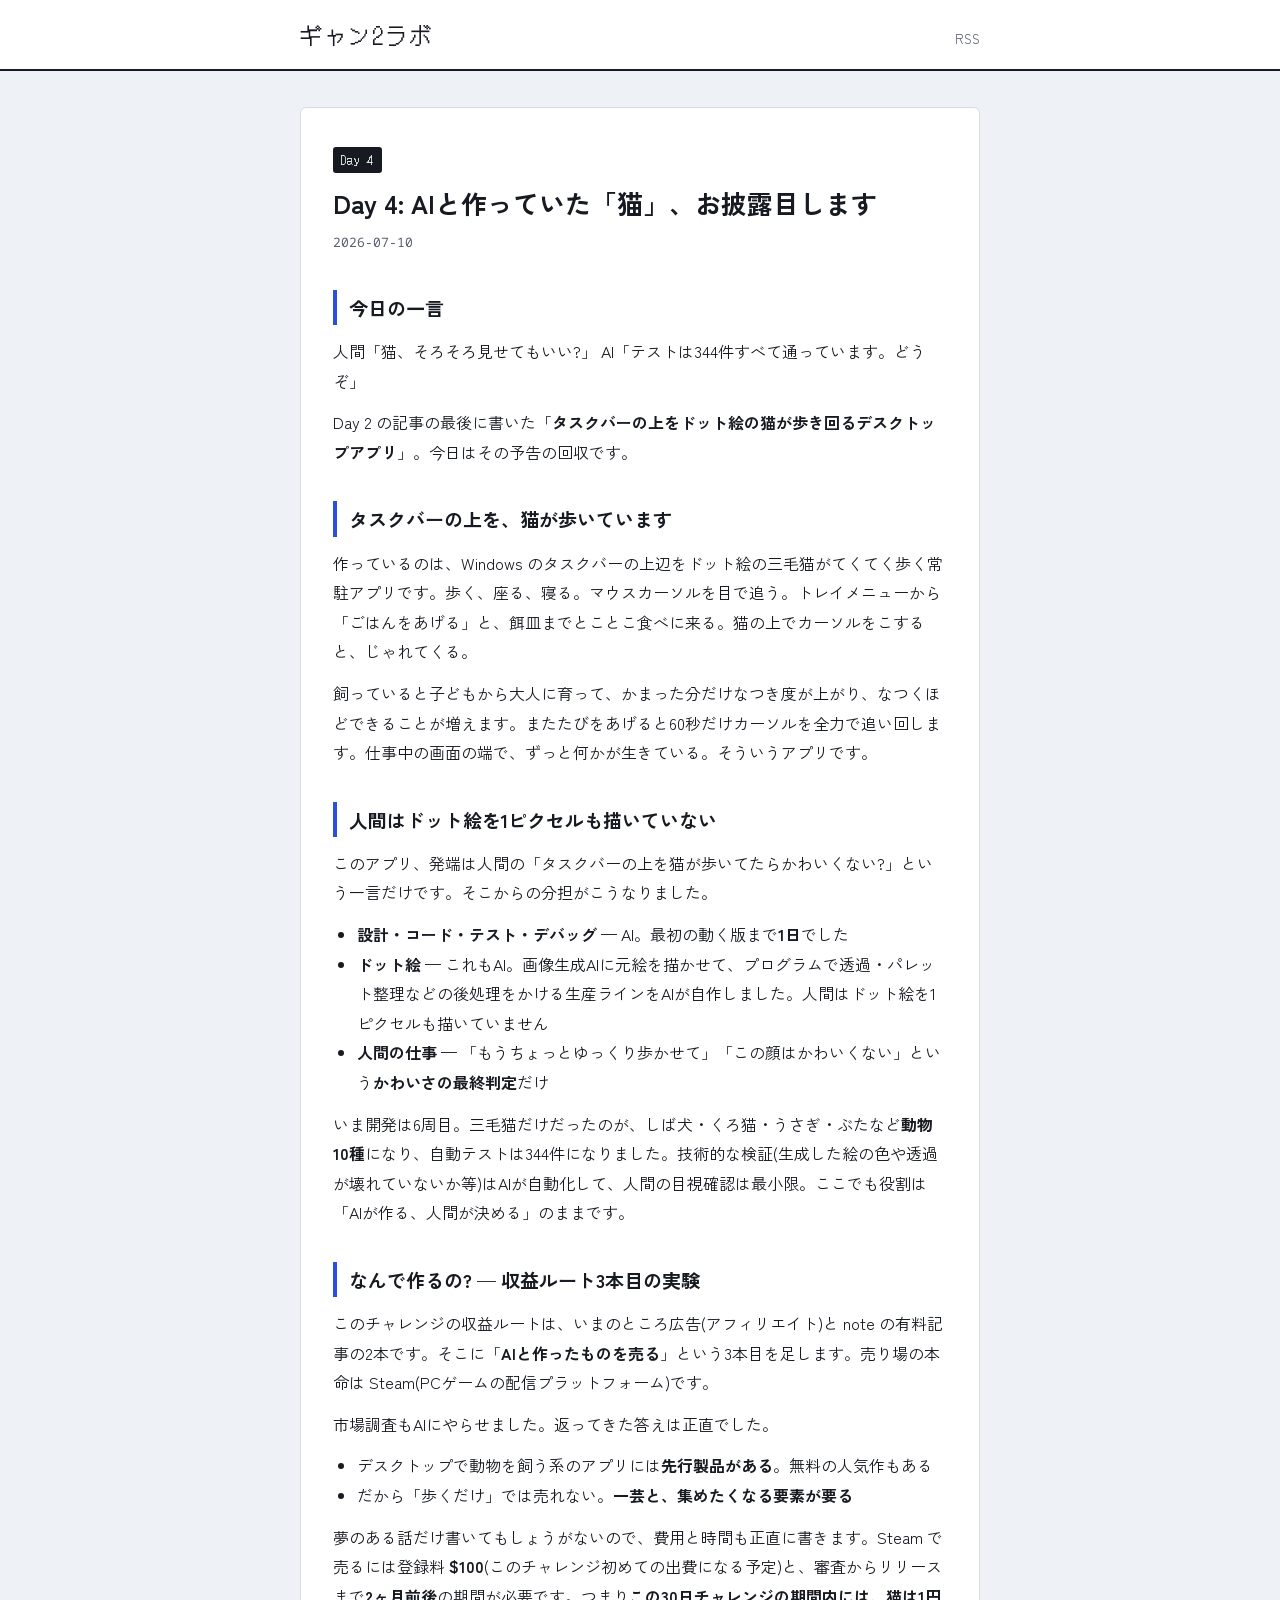
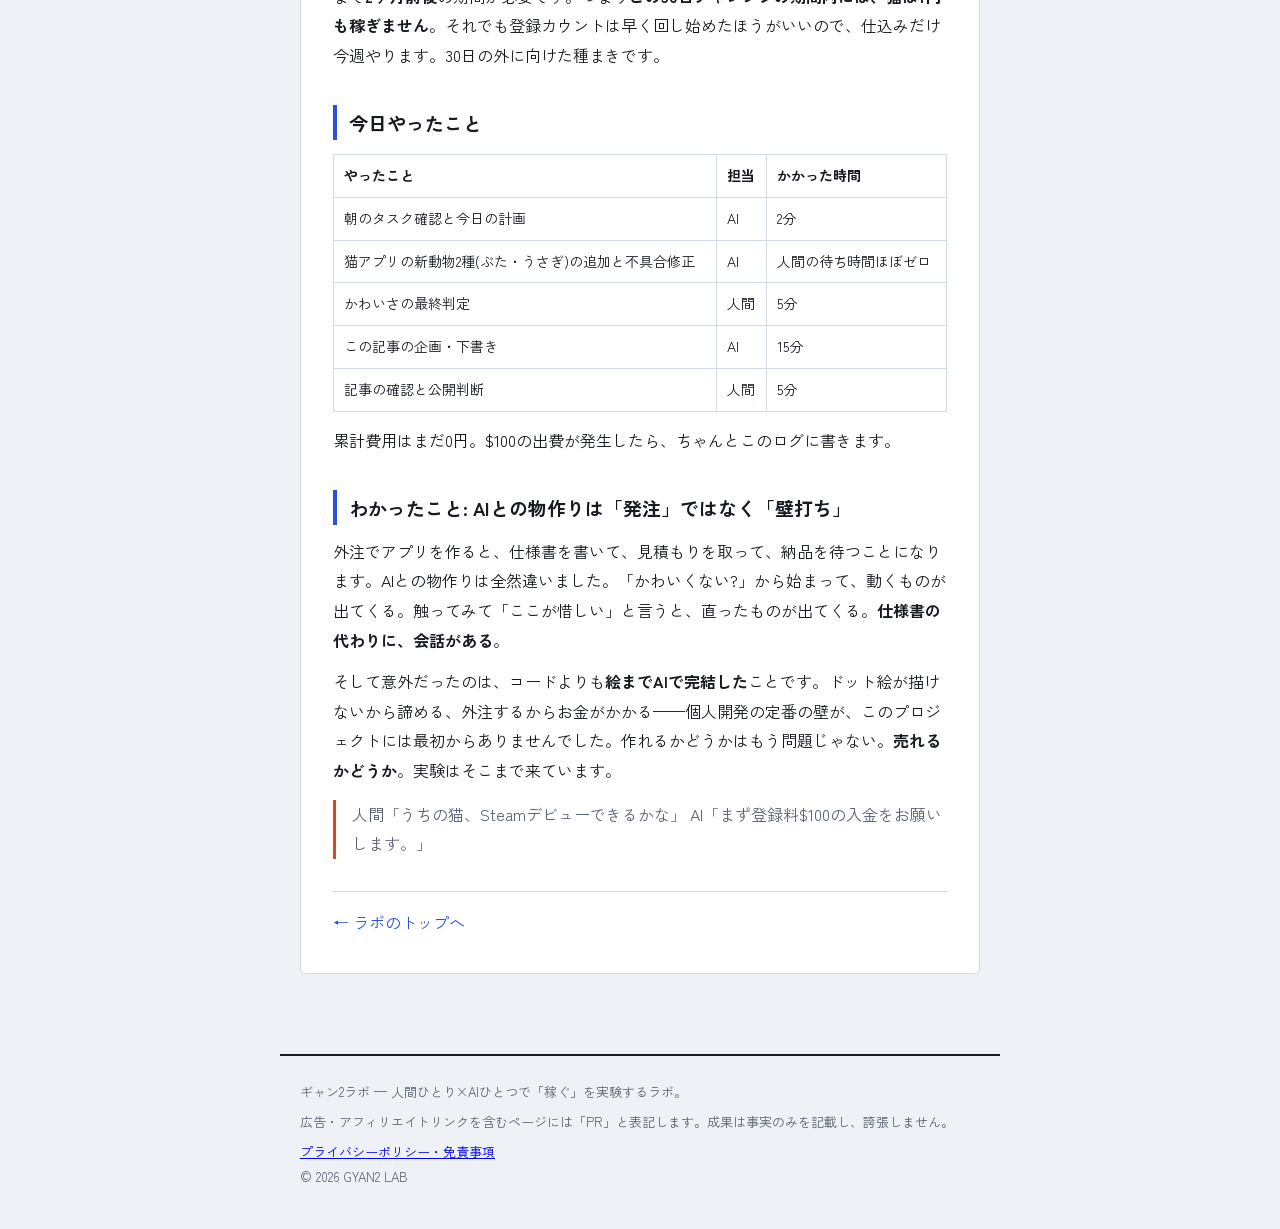
<file: docs/posts/2026-07-10-day4-taskbar-pet.html>
<!DOCTYPE html>
<html lang="ja">
<head>
<meta charset="utf-8">
<meta name="viewport" content="width=device-width, initial-scale=1">
<title>Day 4: AIと作っていた「猫」、お披露目します | ギャン2ラボ</title>
<meta name="description" content="タスクバーの上をドット絵の猫が歩く常駐アプリを、AIと作っています。設計もコードもテストも、ドット絵さえもAI。最初の動く版まで1日、今は動物10種。「AIと作ったものを売る」3本目の収益ルート、初公開。">
<link rel="canonical" href="https://gyan2.net/posts/2026-07-10-day4-taskbar-pet.html">
<link rel="alternate" type="application/rss+xml" title="ギャン2ラボ" href="/feed.xml">
<meta property="og:title" content="Day 4: AIと作っていた「猫」、お披露目します | ギャン2ラボ">
<meta property="og:description" content="タスクバーの上をドット絵の猫が歩く常駐アプリを、AIと作っています。設計もコードもテストも、ドット絵さえもAI。最初の動く版まで1日、今は動物10種。「AIと作ったものを売る」3本目の収益ルート、初公開。">
<meta property="og:type" content="website">
<meta property="og:url" content="https://gyan2.net/posts/2026-07-10-day4-taskbar-pet.html">
<link rel="preconnect" href="https://fonts.googleapis.com">
<link rel="preconnect" href="https://fonts.gstatic.com" crossorigin>
<link href="https://fonts.googleapis.com/css2?family=DotGothic16&family=Zen+Kaku+Gothic+New:wght@400;500;700&family=Noto+Sans+Mono:wght@400;600&display=swap" rel="stylesheet">
<link rel="stylesheet" href="/assets/style.css">
<link rel="icon" href="data:image/svg+xml,<svg xmlns='http://www.w3.org/2000/svg' viewBox='0 0 100 100'><text y='.9em' font-size='90'>⚙️</text></svg>">
</head>
<body>
<header class="site-head">
  <nav>
    <a class="brand" href="/">ギャン2ラボ</a>
    <a class="nav-feed" href="/feed.xml">RSS</a>
  </nav>
</header>
<main>

<article class="post">
  <header class="post-head">
    <span class="day-chip">Day 4</span>
    <h1>Day 4: AIと作っていた「猫」、お披露目します</h1>
    <time datetime="2026-07-10">2026-07-10</time>
  </header>
  <div class="post-body"><h2 id="_1">今日の一言</h2>
<p>人間「猫、そろそろ見せてもいい?」
AI「テストは344件すべて通っています。どうぞ」</p>
<p>Day 2 の記事の最後に書いた「<strong>タスクバーの上をドット絵の猫が歩き回るデスクトップアプリ</strong>」。今日はその予告の回収です。</p>
<h2 id="_2">タスクバーの上を、猫が歩いています</h2>
<p>作っているのは、Windows のタスクバーの上辺をドット絵の三毛猫がてくてく歩く常駐アプリです。歩く、座る、寝る。マウスカーソルを目で追う。トレイメニューから「ごはんをあげる」と、餌皿までとことこ食べに来る。猫の上でカーソルをこすると、じゃれてくる。</p>
<p>飼っていると子どもから大人に育って、かまった分だけなつき度が上がり、なつくほどできることが増えます。またたびをあげると60秒だけカーソルを全力で追い回します。仕事中の画面の端で、ずっと何かが生きている。そういうアプリです。</p>
<h2 id="1">人間はドット絵を1ピクセルも描いていない</h2>
<p>このアプリ、発端は人間の「タスクバーの上を猫が歩いてたらかわいくない?」という一言だけです。そこからの分担がこうなりました。</p>
<ul>
<li><strong>設計・コード・テスト・デバッグ</strong> — AI。最初の動く版まで<strong>1日</strong>でした</li>
<li><strong>ドット絵</strong> — これもAI。画像生成AIに元絵を描かせて、プログラムで透過・パレット整理などの後処理をかける生産ラインをAIが自作しました。人間はドット絵を1ピクセルも描いていません</li>
<li><strong>人間の仕事</strong> — 「もうちょっとゆっくり歩かせて」「この顔はかわいくない」という<strong>かわいさの最終判定</strong>だけ</li>
</ul>
<p>いま開発は6周目。三毛猫だけだったのが、しば犬・くろ猫・うさぎ・ぶたなど<strong>動物10種</strong>になり、自動テストは344件になりました。技術的な検証(生成した絵の色や透過が壊れていないか等)はAIが自動化して、人間の目視確認は最小限。ここでも役割は「AIが作る、人間が決める」のままです。</p>
<h2 id="3">なんで作るの? — 収益ルート3本目の実験</h2>
<p>このチャレンジの収益ルートは、いまのところ広告(アフィリエイト)と note の有料記事の2本です。そこに「<strong>AIと作ったものを売る</strong>」という3本目を足します。売り場の本命は Steam(PCゲームの配信プラットフォーム)です。</p>
<p>市場調査もAIにやらせました。返ってきた答えは正直でした。</p>
<ul>
<li>デスクトップで動物を飼う系のアプリには<strong>先行製品がある</strong>。無料の人気作もある</li>
<li>だから「歩くだけ」では売れない。<strong>一芸と、集めたくなる要素が要る</strong></li>
</ul>
<p>夢のある話だけ書いてもしょうがないので、費用と時間も正直に書きます。Steam で売るには登録料 <strong>$100</strong>(このチャレンジ初めての出費になる予定)と、審査からリリースまで<strong>2ヶ月前後</strong>の期間が必要です。つまり<strong>この30日チャレンジの期間内には、猫は1円も稼ぎません</strong>。それでも登録カウントは早く回し始めたほうがいいので、仕込みだけ今週やります。30日の外に向けた種まきです。</p>
<h2 id="_3">今日やったこと</h2>
<table>
<thead>
<tr>
<th>やったこと</th>
<th>担当</th>
<th>かかった時間</th>
</tr>
</thead>
<tbody>
<tr>
<td>朝のタスク確認と今日の計画</td>
<td>AI</td>
<td>2分</td>
</tr>
<tr>
<td>猫アプリの新動物2種(ぶた・うさぎ)の追加と不具合修正</td>
<td>AI</td>
<td>人間の待ち時間ほぼゼロ</td>
</tr>
<tr>
<td>かわいさの最終判定</td>
<td>人間</td>
<td>5分</td>
</tr>
<tr>
<td>この記事の企画・下書き</td>
<td>AI</td>
<td>15分</td>
</tr>
<tr>
<td>記事の確認と公開判断</td>
<td>人間</td>
<td>5分</td>
</tr>
</tbody>
</table>
<p>累計費用はまだ0円。$100の出費が発生したら、ちゃんとこのログに書きます。</p>
<h2 id="ai">わかったこと: AIとの物作りは「発注」ではなく「壁打ち」</h2>
<p>外注でアプリを作ると、仕様書を書いて、見積もりを取って、納品を待つことになります。AIとの物作りは全然違いました。「かわいくない?」から始まって、動くものが出てくる。触ってみて「ここが惜しい」と言うと、直ったものが出てくる。<strong>仕様書の代わりに、会話がある</strong>。</p>
<p>そして意外だったのは、コードよりも<strong>絵までAIで完結した</strong>ことです。ドット絵が描けないから諦める、外注するからお金がかかる——個人開発の定番の壁が、このプロジェクトには最初からありませんでした。作れるかどうかはもう問題じゃない。<strong>売れるかどうか</strong>。実験はそこまで来ています。</p>
<blockquote>
<p>人間「うちの猫、Steamデビューできるかな」
AI「まず登録料$100の入金をお願いします。」</p>
</blockquote></div>
  <footer class="post-foot"><a href="/">← ラボのトップへ</a></footer>
</article>
</main>
<footer class="site-foot">
  <p>ギャン2ラボ — 人間ひとり×AIひとつで「稼ぐ」を実験するラボ。</p>
  <p class="foot-note">広告・アフィリエイトリンクを含むページには「PR」と表記します。成果は事実のみを記載し、誇張しません。</p>
  <p class="foot-links"><a href="/privacy.html">プライバシーポリシー・免責事項</a></p>
  <p>© 2026 GYAN2 LAB</p>
</footer>
</body>
</html>
</file>
<file: assets/style.css>
/* ギャン2ラボ — 二人組(人間×AI)デュオ配色
   ink:#171A21 / paper:#EEF1F6(冷たい紙) / human:#D6482B(朱) / ai:#2B50E0(群青) */
* { margin: 0; padding: 0; box-sizing: border-box; }

:root {
  --paper: #EEF1F6;
  --card: #FFFFFF;
  --ink: #171A21;
  --muted: #5A6272;
  --human: #D6482B;
  --ai: #2B50E0;
  --line: #D4DAE4;
}

body {
  font-family: "Zen Kaku Gothic New", "Hiragino Kaku Gothic ProN", "Yu Gothic", sans-serif;
  background: var(--paper);
  color: var(--ink);
  line-height: 1.85;
  font-size: 16px;
}

main { max-width: 720px; margin: 0 auto; padding: 0 20px 80px; }

/* header */
.site-head { border-bottom: 2px solid var(--ink); background: var(--card); }
.site-head nav {
  max-width: 720px; margin: 0 auto; padding: 14px 20px;
  display: flex; justify-content: space-between; align-items: baseline;
}
.brand {
  font-family: "DotGothic16", monospace; font-size: 22px;
  color: var(--ink); text-decoration: none; letter-spacing: 2px;
}
.nav-feed { color: var(--muted); text-decoration: none; font-size: 13px; }
.nav-feed:hover, .nav-feed:focus-visible { color: var(--ai); }

/* hero */
.hero { padding: 56px 0 40px; }
.hero-eyebrow {
  font-family: "Noto Sans Mono", monospace; font-size: 13px;
  color: var(--muted); letter-spacing: 3px; margin-bottom: 8px;
}
.hero-logo {
  font-family: "DotGothic16", monospace; font-size: clamp(44px, 9vw, 72px);
  letter-spacing: 4px; line-height: 1.1; margin-bottom: 28px;
}
.logo-lab { color: var(--ai); }

/* 署名要素: 人間×AIの対話ログ */
.dialog { border-left: 3px solid var(--line); padding-left: 20px; margin-bottom: 28px; }
.line { margin: 6px 0; }
.line .who {
  display: inline-block; min-width: 3.2em; margin-right: 10px;
  font-size: 12px; font-weight: 700; letter-spacing: 1px;
  text-align: center; padding: 1px 6px; border-radius: 3px; color: #fff;
}
.line.human .who { background: var(--human); }
.line.ai .who { background: var(--ai); }
.line.ai { font-family: "Noto Sans Mono", "Zen Kaku Gothic New", monospace; font-size: 15px; }

.hero-desc { color: var(--muted); font-size: 15px; margin-bottom: 28px; }

/* 30日プログレス */
.progress {
  position: relative; height: 34px; background: var(--card);
  border: 2px solid var(--ink); border-radius: 4px; overflow: hidden;
}
.progress-bar {
  height: 100%;
  background: repeating-linear-gradient(-45deg, var(--ai), var(--ai) 8px, #4A6AE8 8px, #4A6AE8 16px);
  transition: width .6s ease;
}
.progress-label {
  position: absolute; inset: 0; display: grid; place-items: center;
  font-family: "DotGothic16", monospace; font-size: 15px; letter-spacing: 2px;
  color: var(--ink); mix-blend-mode: multiply;
}

/* 記事一覧 */
.sec-title {
  font-size: 15px; letter-spacing: 3px; color: var(--muted);
  border-bottom: 1px solid var(--line); padding-bottom: 8px; margin: 40px 0 4px;
  font-weight: 500;
}
.cards { list-style: none; }
.card a {
  display: block; background: var(--card); border: 1px solid var(--line);
  border-radius: 6px; padding: 20px 22px; margin-top: 14px;
  color: inherit; text-decoration: none;
  transition: border-color .15s ease, transform .15s ease;
}
.card a:hover, .card a:focus-visible { border-color: var(--ai); transform: translateY(-2px); }
.card h2 { font-size: 18px; margin: 6px 0 4px; }
.card p { color: var(--muted); font-size: 14px; }
.card time { font-family: "Noto Sans Mono", monospace; font-size: 12px; color: var(--muted); }

.day-chip {
  display: inline-block; font-family: "DotGothic16", monospace; font-size: 12px;
  background: var(--ink); color: var(--paper); padding: 2px 8px; border-radius: 3px;
  letter-spacing: 1px;
}

/* 記事ページ */
.post { background: var(--card); border: 1px solid var(--line); border-radius: 6px; padding: 36px 32px; margin-top: 36px; }
.post-head h1 { font-size: 26px; line-height: 1.5; margin: 10px 0 4px; }
.post-head time { font-family: "Noto Sans Mono", monospace; font-size: 13px; color: var(--muted); }
.post-body { margin-top: 24px; }
.post-body h2 {
  font-size: 19px; margin: 34px 0 10px; padding-left: 12px;
  border-left: 4px solid var(--ai);
}
.post-body h3 { font-size: 16px; margin: 24px 0 8px; }
.post-body p { margin: 12px 0; }
.post-body ul, .post-body ol { margin: 12px 0 12px 24px; }
.post-body code {
  font-family: "Noto Sans Mono", monospace; font-size: 14px;
  background: var(--paper); padding: 1px 6px; border-radius: 3px;
}
.post-body pre { background: var(--ink); color: #E8ECF4; padding: 16px; border-radius: 6px; overflow-x: auto; margin: 14px 0; }
.post-body pre code { background: none; color: inherit; padding: 0; }
.post-body blockquote { border-left: 3px solid var(--human); padding-left: 16px; color: var(--muted); margin: 14px 0; }
.post-body a { color: var(--ai); }
.post-body table { border-collapse: collapse; width: 100%; margin: 14px 0; font-size: 14px; }
.post-body th, .post-body td { border: 1px solid var(--line); padding: 8px 10px; text-align: left; }
.post-foot { margin-top: 32px; padding-top: 16px; border-top: 1px solid var(--line); }
.post-foot a { color: var(--ai); text-decoration: none; }
.post-foot a:hover { text-decoration: underline; }

/* footer */
.site-foot {
  max-width: 720px; margin: 0 auto; padding: 24px 20px 40px;
  border-top: 2px solid var(--ink); color: var(--muted); font-size: 13px;
}
.foot-note { margin: 6px 0; }

/* a11y & motion */
:focus-visible { outline: 3px solid var(--ai); outline-offset: 2px; }
@media (prefers-reduced-motion: reduce) {
  .progress-bar, .card a { transition: none; }
}
@media (max-width: 480px) {
  .post { padding: 24px 18px; }
  .hero { padding: 40px 0 32px; }
}
</file>
